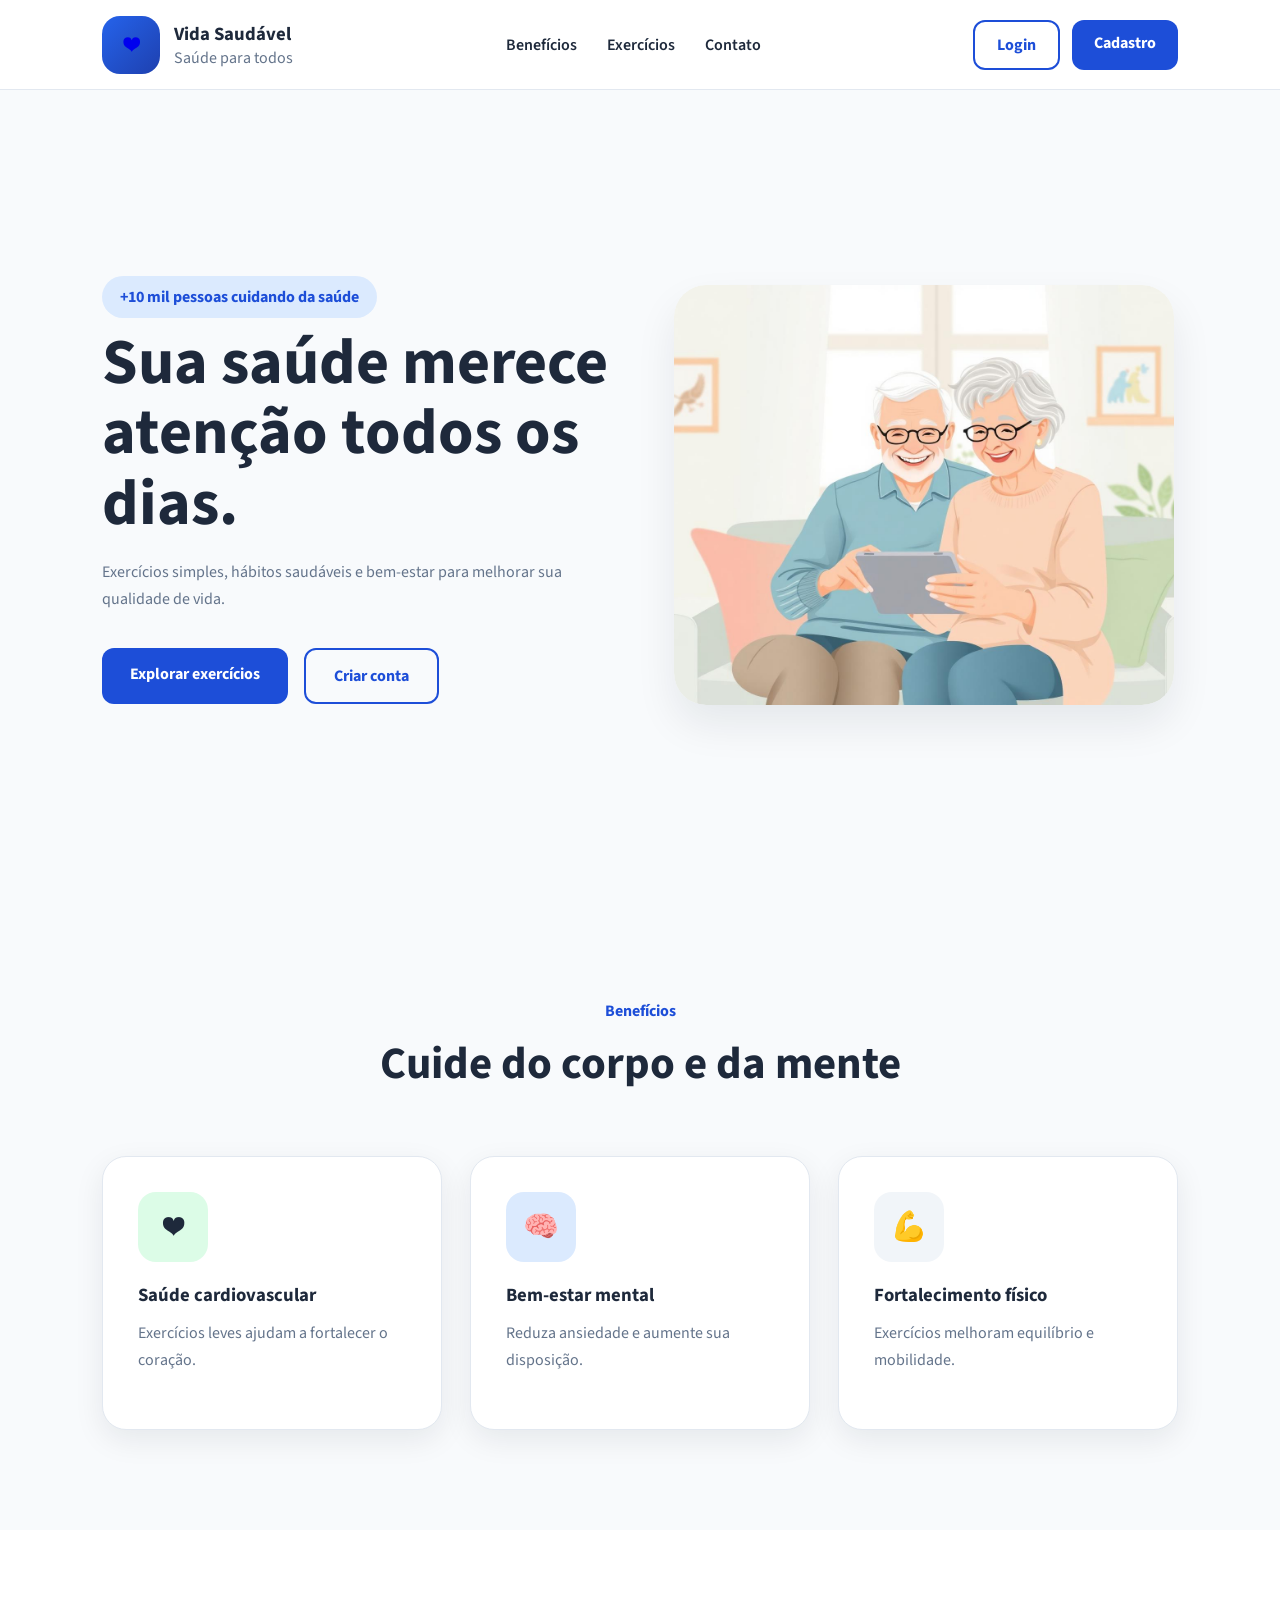
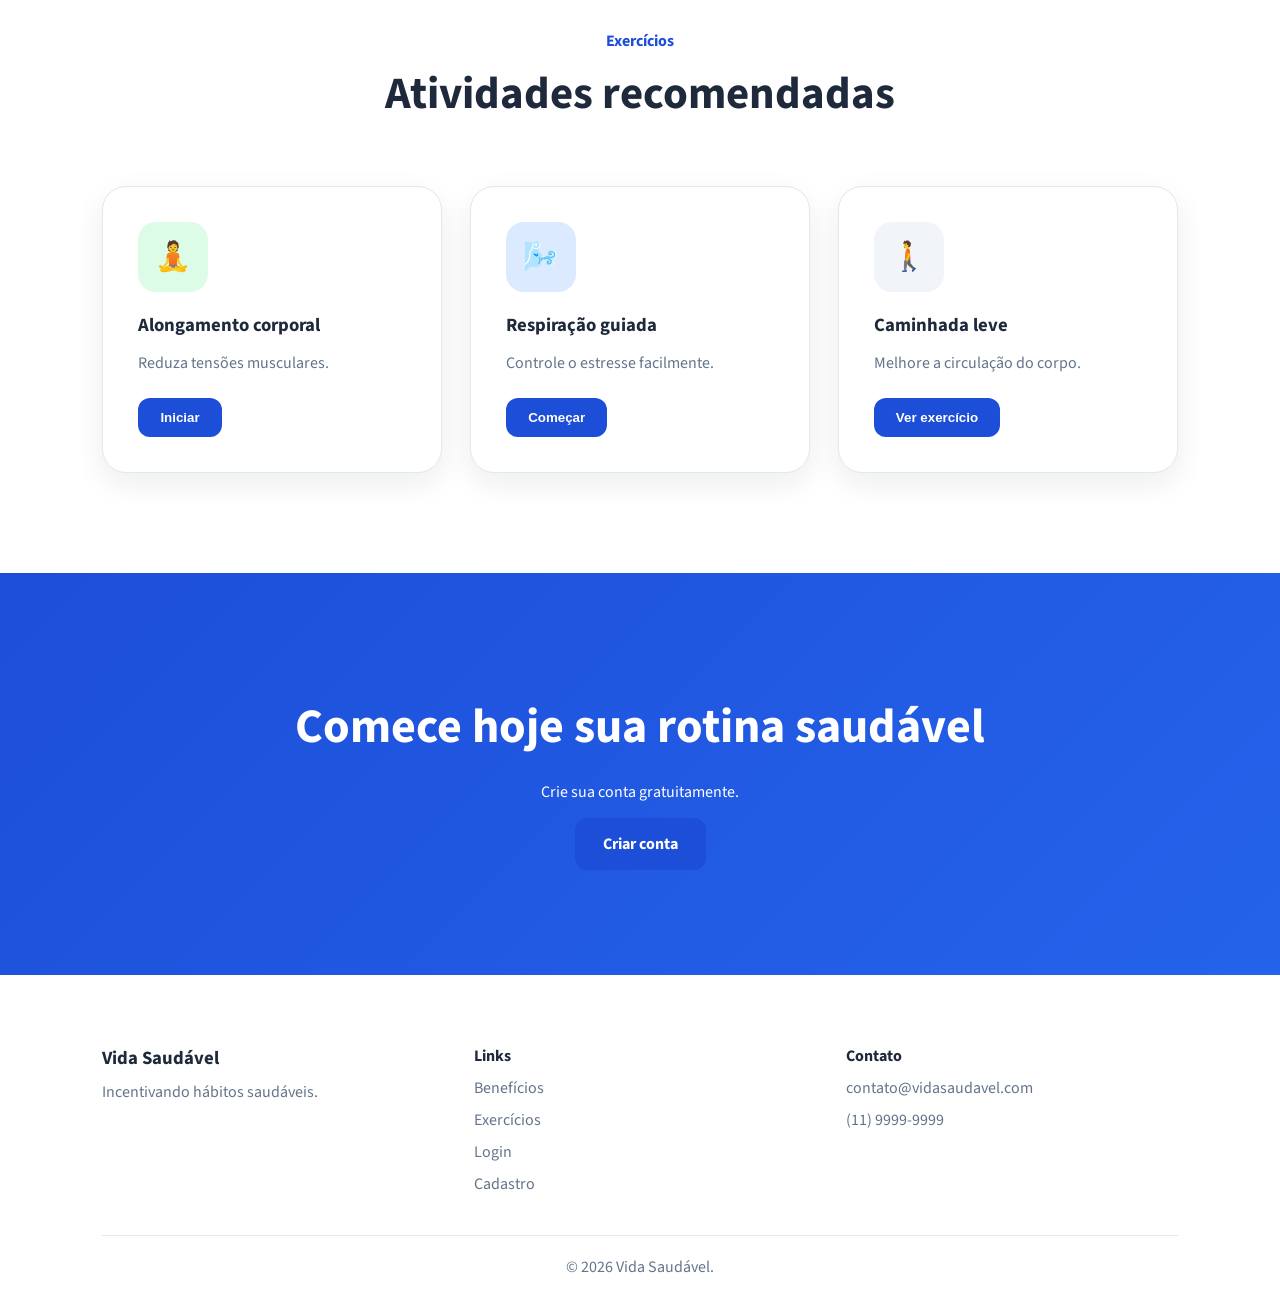
<file: index.html>
<!doctype html>
<html lang="pt-BR">
  <head>
    <meta charset="UTF-8" />
    <meta name="viewport" content="width=device-width, initial-scale=1.0" />

    <title>Vida Saudável – Saúde para todos</title>

    <link rel="preconnect" href="https://fonts.googleapis.com" />
    <link rel="preconnect" href="https://fonts.gstatic.com" crossorigin />

    <link
      href="https://fonts.googleapis.com/css2?family=Lora:wght@600;700&family=Source+Sans+3:wght@400;500;600;700&display=swap"
      rel="stylesheet"
    />

    <link rel="stylesheet" href="style.css" />
  </head>

  <body>
    <nav class="navbar">
      <a href="index.html" class="brand-link">
        <div class="logo">❤️</div>

        <div class="logo-text">
          <h3>Vida Saudável</h3>
          <span>Saúde para todos</span>
        </div>
      </a>

      <div class="nav-links">
        <a href="#beneficios">Benefícios</a>
        <a href="#exercicios">Exercícios</a>
        <a href="#contato">Contato</a>
      </div>

      <div class="nav-btns">
        <a href="login.html" class="btn btn-outline"> Login </a>

        <a href="cadastro.html" class="btn btn-primary"> Cadastro </a>
      </div>
    </nav>

    <section class="hero">
      <div class="hero-text">
        <span class="hero-badge"> +10 mil pessoas cuidando da saúde </span>

        <h1>Sua saúde merece atenção todos os dias.</h1>

        <p>
          Exercícios simples, hábitos saudáveis e bem-estar para melhorar sua
          qualidade de vida.
        </p>

        <div class="hero-buttons">
          <a href="#exercicios" class="btn btn-primary btn-large">
            Explorar exercícios
          </a>

          <a href="cadastro.html" class="btn btn-outline btn-large">
            Criar conta
          </a>
        </div>
      </div>

      <div class="hero-card">
        <div class="hero-card">
          <img src="assets/idosos.jpg" alt="Casal utilizando tablet" />
        </div>
      </div>
    </section>

    <section class="section" id="beneficios">
      <div class="section-header">
        <span>Benefícios</span>
        <h2>Cuide do corpo e da mente</h2>
      </div>

      <div class="grid-cards">
        <div class="card">
          <div class="icon green">❤️</div>

          <h3>Saúde cardiovascular</h3>

          <p>Exercícios leves ajudam a fortalecer o coração.</p>
        </div>

        <div class="card">
          <div class="icon blue">🧠</div>

          <h3>Bem-estar mental</h3>

          <p>Reduza ansiedade e aumente sua disposição.</p>
        </div>

        <div class="card">
          <div class="icon gray">💪</div>

          <h3>Fortalecimento físico</h3>

          <p>Exercícios melhoram equilíbrio e mobilidade.</p>
        </div>
      </div>
    </section>

    <section class="section light" id="exercicios">
      <div class="section-header">
        <span>Exercícios</span>
        <h2>Atividades recomendadas</h2>
      </div>

      <div class="grid-cards">
        <div class="card">
          <div class="icon green">🧘</div>

          <h3>Alongamento corporal</h3>

          <p>Reduza tensões musculares.</p>

          <button class="btn btn-primary">Iniciar</button>
        </div>

        <div class="card">
          <div class="icon blue">🌬️</div>

          <h3>Respiração guiada</h3>

          <p>Controle o estresse facilmente.</p>

          <button class="btn btn-primary">Começar</button>
        </div>

        <div class="card">
          <div class="icon gray">🚶</div>

          <h3>Caminhada leve</h3>

          <p>Melhore a circulação do corpo.</p>

          <button class="btn btn-primary">Ver exercício</button>
        </div>
      </div>
    </section>

    <section class="cta">
      <h2>Comece hoje sua rotina saudável</h2>

      <p>Crie sua conta gratuitamente.</p>

      <a href="cadastro.html" class="btn btn-primary btn-large">
        Criar conta
      </a>
    </section>

    <footer id="contato">
      <div class="footer-content">
        <div>
          <h3>Vida Saudável</h3>

          <p>Incentivando hábitos saudáveis.</p>
        </div>

        <div>
          <h4>Links</h4>

          <a href="#beneficios">Benefícios</a>
          <a href="#exercicios">Exercícios</a>
          <a href="login.html">Login</a>
          <a href="cadastro.html">Cadastro</a>
        </div>

        <div>
          <h4>Contato</h4>

          <p>contato@vidasaudavel.com</p>
          <p>(11) 9999-9999</p>
        </div>
      </div>

      <div class="footer-bottom">© 2026 Vida Saudável.</div>
    </footer>
  </body>
</html>
</file>
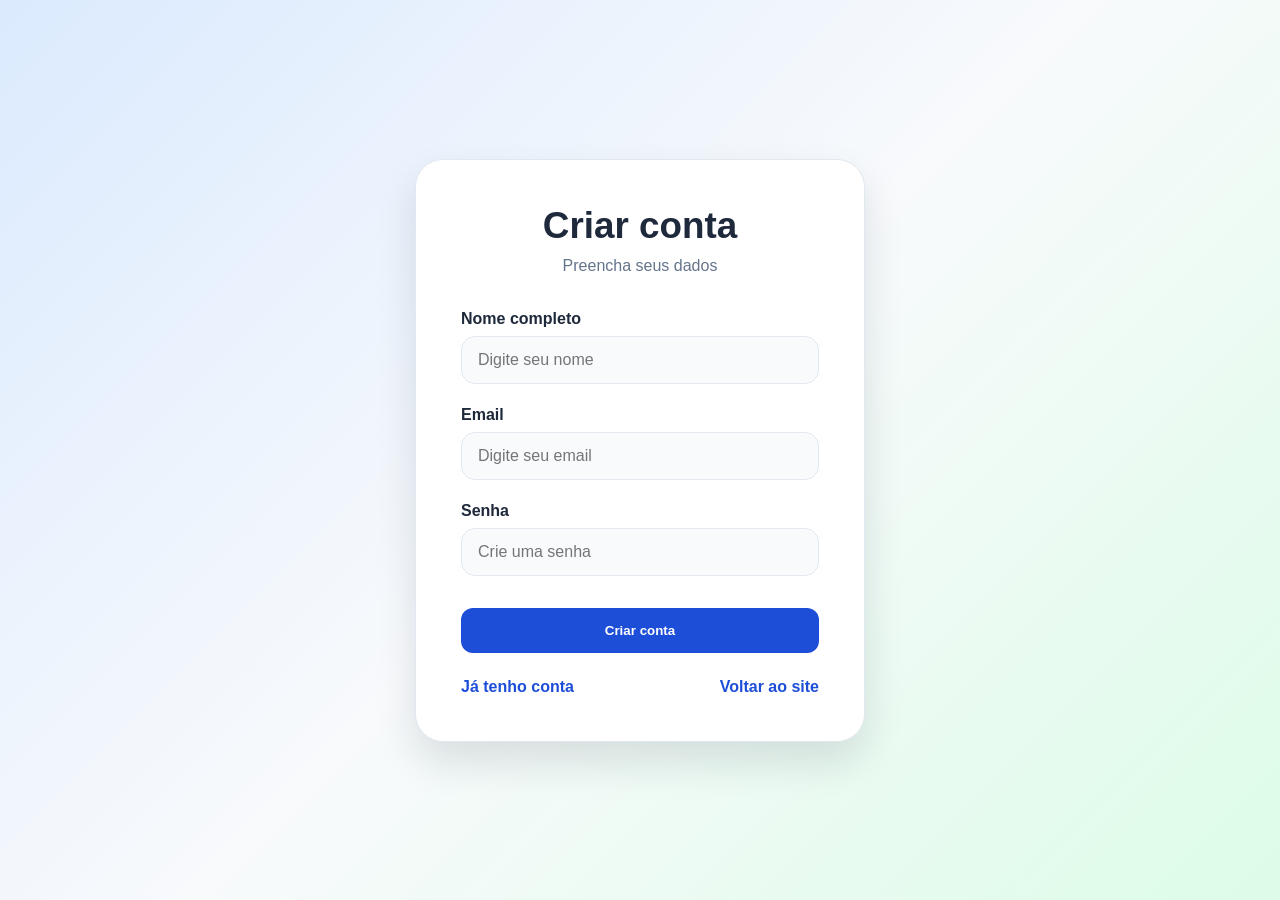
<file: cadastro.html>
<!doctype html>
<html lang="pt-BR">
  <head>
    <meta charset="UTF-8" />
    <meta name="viewport" content="width=device-width, initial-scale=1.0" />

    <title>Cadastro - Vida Saudável</title>

    <link rel="stylesheet" href="style.css" />
  </head>

  <body>
    <section class="auth-container">
      <form class="auth-box">
        <h1>Criar conta</h1>

        <p>Preencha seus dados</p>

        <div class="form-group">
          <label>Nome completo</label>
          <input type="text" placeholder="Digite seu nome" required />
        </div>

        <div class="form-group">
          <label>Email</label>
          <input type="email" placeholder="Digite seu email" required />
        </div>

        <div class="form-group">
          <label>Senha</label>
          <input type="password" placeholder="Crie uma senha" required />
        </div>

        <button type="submit" class="btn btn-primary btn-large">
          Criar conta
        </button>

        <div class="auth-links">
          <a href="login.html">Já tenho conta</a>
          <a href="index.html">Voltar ao site</a>
        </div>
      </form>
    </section>
  </body>
</html>
</file>
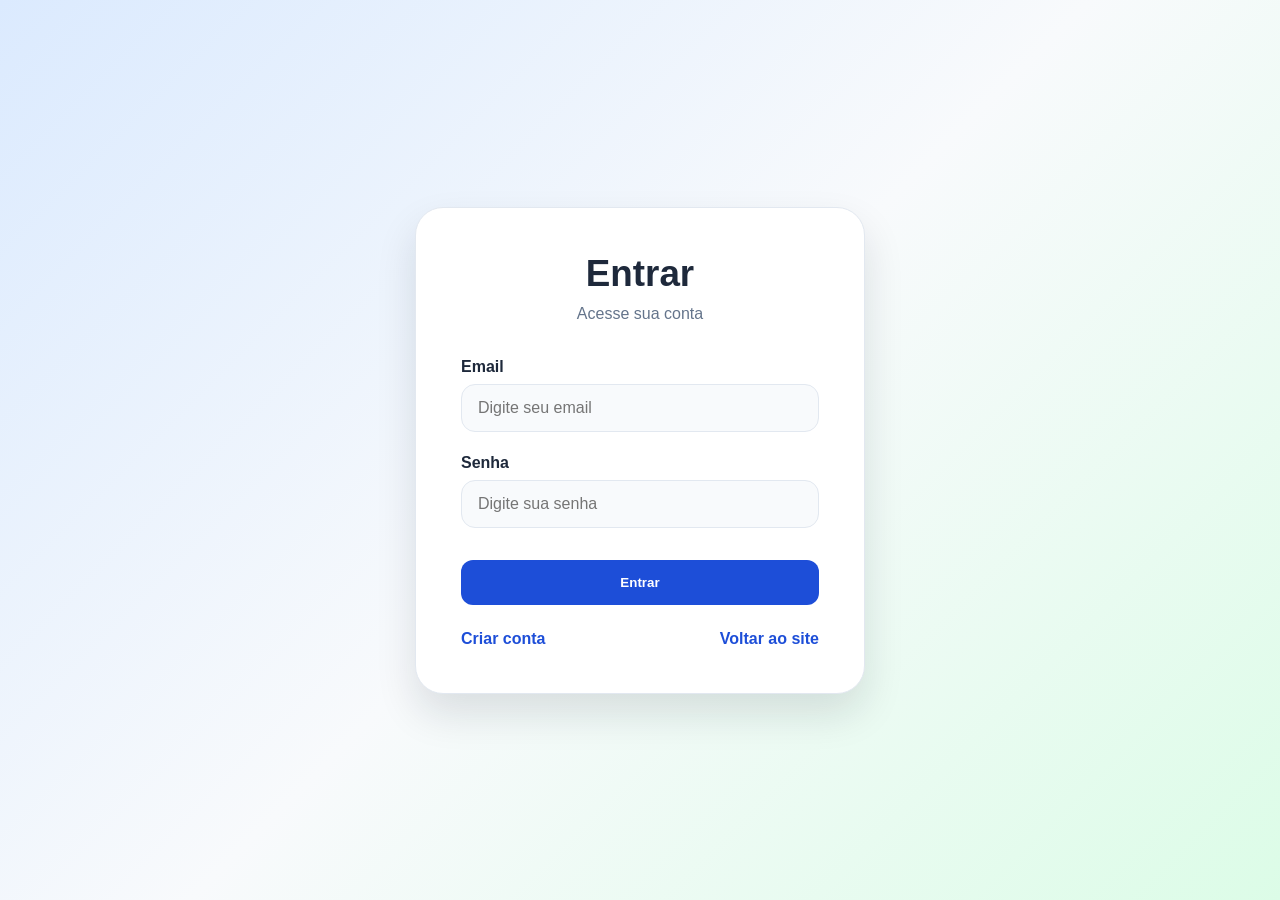
<file: login.html>
<!doctype html>
<html lang="pt-BR">
<head>
  <meta charset="UTF-8" />
  <meta name="viewport" content="width=device-width, initial-scale=1.0" />

  <title>Login - Vida Saudável</title>

  <link rel="stylesheet" href="style.css" />
</head>

<body>

  <section class="auth-container">
    <form class="auth-box">
      <h1>Entrar</h1>

      <p>Acesse sua conta</p>

      <div class="form-group">
        <label>Email</label>
        <input type="email" placeholder="Digite seu email" required />
      </div>

      <div class="form-group">
        <label>Senha</label>
        <input type="password" placeholder="Digite sua senha" required />
      </div>

      <button type="submit" class="btn btn-primary btn-large">
        Entrar
      </button>

      <div class="auth-links">
        <a href="cadastro.html">Criar conta</a>
        <a href="index.html">Voltar ao site</a>
      </div>
    </form>
  </section>

</body>
</html>
</file>
<file: style.css>
:root {
  --primary: #1d4ed8;
  --primary-dark: #173ea8;
  --text: #1e293b;
  --text-light: #64748b;
  --background: #f8fafc;
  --white: #ffffff;
  --border: #e2e8f0;
  --shadow: 0 10px 30px rgba(15, 23, 42, 0.08);
}

* {
  margin: 0;
  padding: 0;
  box-sizing: border-box;
}

html {
  scroll-behavior: smooth;
}

body {
  font-family: "Source Sans 3", sans-serif;
  background: var(--background);
  color: var(--text);
}

.navbar {
  width: 100%;
  height: 90px;
  padding: 0 8%;
  background: rgba(255, 255, 255, 0.95);

  display: flex;
  align-items: center;
  justify-content: space-between;

  position: sticky;
  top: 0;

  border-bottom: 1px solid var(--border);
}

.brand-link {
  display: flex;
  align-items: center;
  gap: 14px;
  text-decoration: none;
}

.logo {
  width: 58px;
  height: 58px;

  border-radius: 18px;

  background: linear-gradient(135deg, #2563eb, #1e40af);

  display: flex;
  align-items: center;
  justify-content: center;

  font-size: 1.4rem;
}

.logo-text h3 {
  color: var(--text);
}

.logo-text span {
  color: var(--text-light);
}

.nav-links {
  display: flex;
  gap: 30px;
}

.nav-links a {
  text-decoration: none;
  color: var(--text);
  font-weight: 600;
}

.nav-btns {
  display: flex;
  gap: 12px;
}

.btn {
  border: none;
  border-radius: 12px;
  padding: 12px 22px;
  cursor: pointer;
  font-weight: 700;
  text-decoration: none;
  transition: 0.3s;
}

.btn-primary {
  background: var(--primary);
  color: white;
}

.btn-primary:hover {
  background: var(--primary-dark);
}

.btn-outline {
  border: 2px solid var(--primary);
  color: var(--primary);
}

.btn-large {
  padding: 15px 28px;
}

.hero {
  min-height: 90vh;

  padding: 0 8%;

  display: grid;
  grid-template-columns: 1fr 1fr;

  align-items: center;
  gap: 60px;
}

.hero-text h1 {
  font-size: 4rem;
  line-height: 1.1;
  margin: 20px 0;
}

.hero-text p {
  color: var(--text-light);
  line-height: 1.7;
  max-width: 520px;
}

.hero-badge {
  background: #dbeafe;
  color: var(--primary);

  padding: 10px 18px;

  border-radius: 999px;
  font-weight: 700;
}

.hero-buttons {
  display: flex;
  gap: 16px;
  margin-top: 35px;
}

.hero-card {
  width: 100%;
  max-width: 500px;
  height: 420px;

  border-radius: 32px;

  overflow: hidden;

  box-shadow: 0 20px 40px rgba(15, 23, 42, 0.08);

  margin: 0 auto;
}

.hero-card img {
  width: 100%;
  height: 100%;

  object-fit: cover;

  display: block;
}

.hero-card svg {
  width: 180px;
}

.section {
  padding: 100px 8%;
}

.light {
  background: white;
}

.section-header {
  text-align: center;
  margin-bottom: 60px;
}

.section-header span {
  color: var(--primary);
  font-weight: 700;
}

.section-header h2 {
  font-size: 2.8rem;
  margin-top: 10px;
}

.grid-cards {
  display: grid;
  grid-template-columns: repeat(auto-fit, minmax(280px, 1fr));
  gap: 28px;
}

.card {
  background: white;

  border-radius: 24px;

  padding: 35px;

  border: 1px solid var(--border);

  box-shadow: var(--shadow);

  transition: 0.3s;
}

.card:hover {
  transform: translateY(-8px);
}

.icon {
  width: 70px;
  height: 70px;

  border-radius: 18px;

  display: flex;
  align-items: center;
  justify-content: center;

  font-size: 1.8rem;

  margin-bottom: 20px;
}

.green {
  background: #dcfce7;
}

.blue {
  background: #dbeafe;
}

.gray {
  background: #f1f5f9;
}

.card h3 {
  margin-bottom: 12px;
}

.card p {
  color: var(--text-light);
  line-height: 1.7;
  margin-bottom: 20px;
}

.cta {
  padding: 120px 8%;

  background: linear-gradient(135deg, #1d4ed8, #2563eb);

  text-align: center;

  color: white;
}

.cta h2 {
  font-size: 3rem;
  margin-bottom: 20px;
}

.cta p {
  margin-bottom: 30px;
}

footer {
  background: white;
  padding: 70px 8% 30px;
}

.footer-content {
  display: grid;
  grid-template-columns: repeat(auto-fit, minmax(250px, 1fr));
  gap: 40px;
}

.footer-content a,
.footer-content p {
  display: block;
  margin-top: 10px;
  text-decoration: none;
  color: var(--text-light);
}

.footer-bottom {
  margin-top: 40px;

  border-top: 1px solid var(--border);

  padding-top: 20px;

  text-align: center;

  color: var(--text-light);
}

@media (max-width: 900px) {
  .navbar {
    flex-direction: column;
    height: auto;
    padding: 20px;
    gap: 20px;
  }

  .hero {
    grid-template-columns: 1fr;
    text-align: center;
    padding-top: 80px;
  }

  .hero-buttons {
    justify-content: center;
    flex-wrap: wrap;
  }

  .hero-text h1 {
    font-size: 2.5rem;
  }
}
.auth-container {
  min-height: 100vh;

  display: flex;
  align-items: center;
  justify-content: center;

  padding: 40px 20px;

  background: linear-gradient(135deg, #dbeafe 0%, #f8fafc 50%, #dcfce7 100%);
}

.auth-box {
  width: 100%;
  max-width: 450px;

  background: white;

  padding: 45px;

  border-radius: 28px;

  box-shadow: 0 20px 40px rgba(15, 23, 42, 0.12);

  border: 1px solid var(--border);
}

.auth-box h1 {
  font-size: 2.3rem;
  margin-bottom: 10px;
  color: var(--text);
  text-align: center;
}

.auth-box p {
  text-align: center;
  color: var(--text-light);
  margin-bottom: 35px;
}

.form-group {
  display: flex;
  flex-direction: column;
  margin-bottom: 22px;
}

.form-group label {
  margin-bottom: 8px;
  font-weight: 700;
  color: var(--text);
}

.form-group input {
  width: 100%;

  padding: 14px 16px;

  border-radius: 14px;

  border: 1px solid var(--border);

  outline: none;

  font-size: 1rem;

  transition: 0.3s;

  background: #f8fafc;
}

.form-group input:focus {
  border-color: var(--primary);

  box-shadow: 0 0 0 4px rgba(37, 99, 235, 0.15);

  background: white;
}

.auth-box .btn {
  width: 100%;
  margin-top: 10px;
}

.auth-links {
  margin-top: 25px;

  display: flex;
  justify-content: space-between;
  gap: 15px;

  flex-wrap: wrap;
}

.auth-links a {
  text-decoration: none;
  color: var(--primary);
  font-weight: 600;
  transition: 0.3s;
}

.auth-links a:hover {
  color: var(--primary-dark);
}

@media (max-width: 500px) {
  .auth-box {
    padding: 30px 24px;
  }

  .auth-box h1 {
    font-size: 2rem;
  }

  .auth-links {
    flex-direction: column;
    text-align: center;
  }
}
</file>
